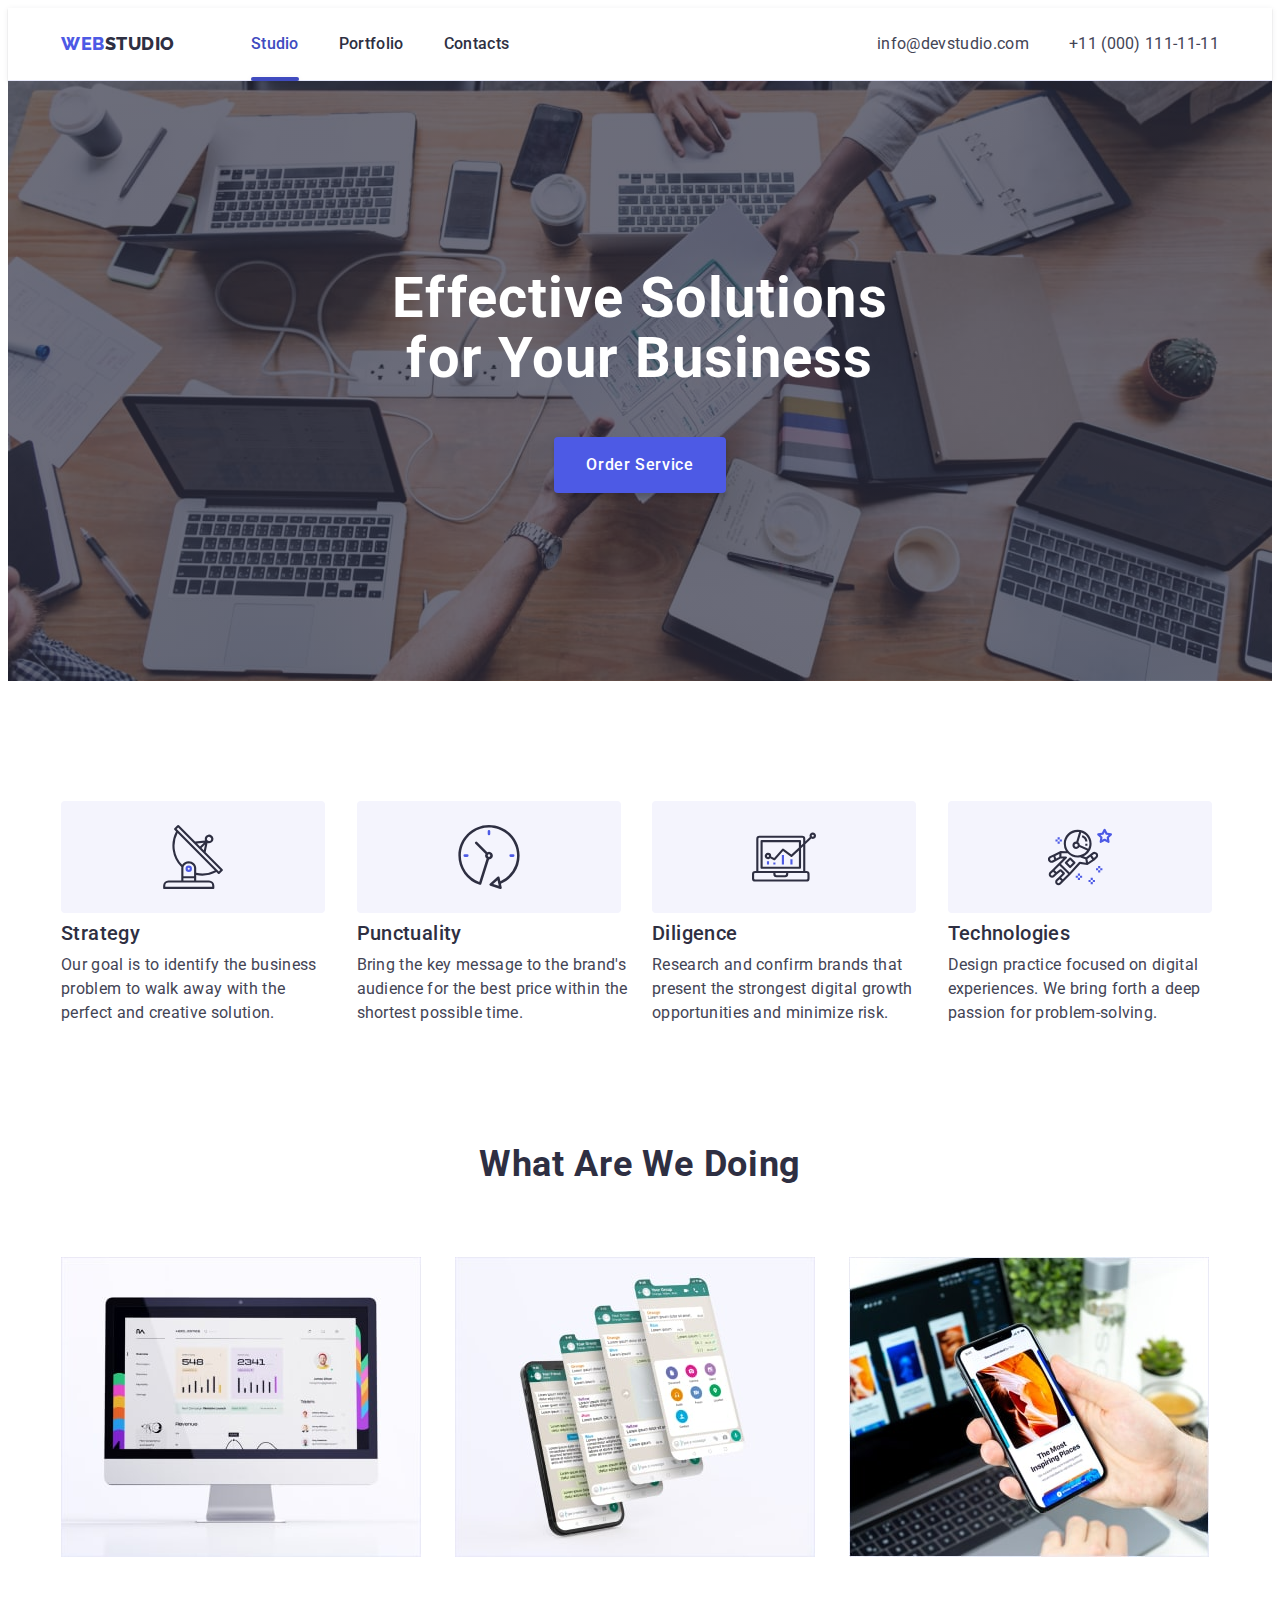
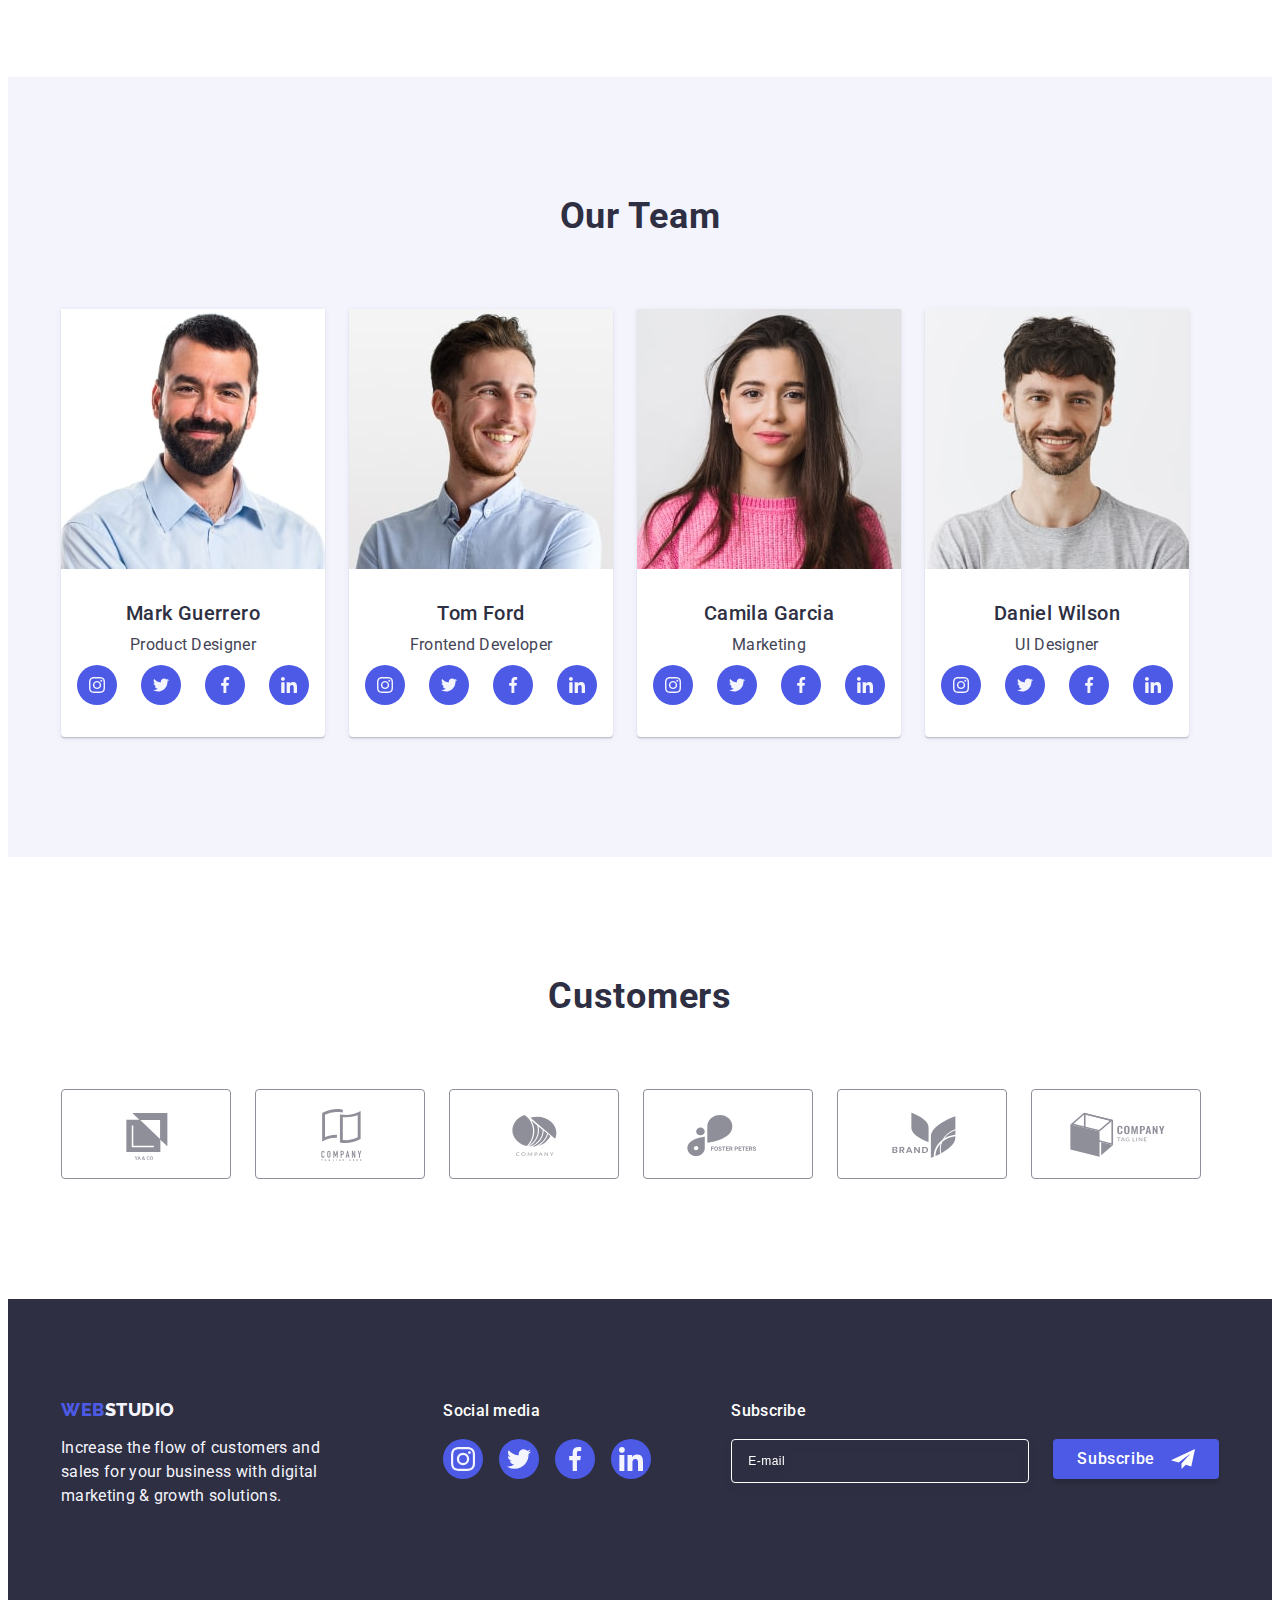
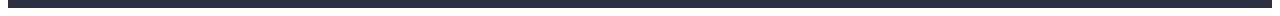
<file: index.html>
<!DOCTYPE html>
<html lang="en">
  <head>
    <meta charset="UTF-8" />
    <meta http-equiv="X-UA-Compatible" content="IE=edge" />
    <meta name="viewport" content="width=device-width, initial-scale=1.0" />
    <title>Main page</title>
    <link rel="preconnect" href="https://fonts.googleapis.com" />
    <link rel="preconnect" href="https://fonts.gstatic.com" crossorigin />
    <link
      href="https://fonts.googleapis.com/css2?family=Raleway:wght@800&family=Roboto:wght@400;500;700;900&display=swap"
      rel="stylesheet"
    />
    <link
      rel="stylesheet"
      href="https://cdnjs.cloudflare.com/ajax/libs/modern-normalize/2.0.0/modern-normalize.min.css"
      integrity="sha512-4xo8blKMVCiXpTaLzQSLSw3KFOVPWhm/TRtuPVc4WG6kUgjH6J03IBuG7JZPkcWMxJ5huwaBpOpnwYElP/m6wg=="
      crossorigin="anonymous"
      referrerpolicy="no-referrer"
    />
    <link rel="stylesheet" href="./css/styles.css" />
  </head>
  <body>
    <header class="header">
      <div class="container">
        <nav class="header-nav">
          <a class="logo" href="./index.html"
            >Web<span class="header-logo-part">Studio</span></a
          >
          <ul class="header-nav-list list">
            <li class="header-nav-item">
              <a class="nav-link link current" href="./index.html">Studio</a>
            </li>
            <li class="header-nav-item">
              <a class="nav-link link" href="./portfolio.html">Portfolio</a>
            </li>
            <li class="header-nav-item">
              <a class="nav-link link" href="">Contacts</a>
            </li>
          </ul>
        </nav>
        <address class="header-contact">
          <ul class="header-contact-list list">
            <li>
              <a class="contact-link link" href="mailto:info@devstudio.com"
                >info@devstudio.com</a
              >
            </li>
            <li>
              <a class="contact-link link" href="tel:+110001111111"
                >+11 (000) 111-11-11</a
              >
            </li>
          </ul>
        </address>
      </div>
    </header>

    <main>
      <section class="hero-section">
        <div class="container">
          <h1 class="hero-title">Effective Solutions<br />for Your Business</h1>
          <button class="hero-btn" type="button" data-modal-open>
            Order Service
          </button>
        </div>
      </section>

      <section class="features-section">
        <div class="container">
          <h2 class="visually-hidden">Features</h2>
          <ul class="features-list list">
            <li class="feature">
              <div class="feature-icon-style">
                <svg class="feature-icon" width="64" height="64">
                  <use href="./images/icons.svg#icon-features-antenna"></use>
                </svg>
              </div>
              <h3 class="feature-title">Strategy</h3>
              <p class="feature-text">
                Our goal is to identify the business problem to walk away with
                the perfect and creative solution.
              </p>
            </li>
            <li class="feature">
              <div class="feature-icon-style">
                <svg class="feature-icon" width="64" height="64">
                  <use href="./images/icons.svg#icon-features-clock"></use>
                </svg>
              </div>
              <h3 class="feature-title">Punctuality</h3>
              <p class="feature-text">
                Bring the key message to the brand's audience for the best price
                within the shortest possible time.
              </p>
            </li>
            <li class="feature">
              <div class="feature-icon-style">
                <svg class="feature-icon" width="64" height="64">
                  <use href="./images/icons.svg#icon-features-diagram"></use>
                </svg>
              </div>
              <h3 class="feature-title">Diligence</h3>
              <p class="feature-text">
                Research and confirm brands that present the strongest digital
                growth opportunities and minimize risk.
              </p>
            </li>
            <li class="feature">
              <div class="feature-icon-style">
                <svg class="feature-icon" width="64" height="64">
                  <use href="./images/icons.svg#icon-features-astronaut"></use>
                </svg>
              </div>
              <h3 class="feature-title">Technologies</h3>
              <p class="feature-text">
                Design practice focused on digital experiences. We bring forth a
                deep passion for problem-solving.
              </p>
            </li>
          </ul>
        </div>
      </section>

      <section class="activity-section">
        <div class="container">
          <h2 class="section-title">What are we doing</h2>
          <ul class="activity-list list">
            <li class="activity-list-item">
              <img
                src="./images/activity-1.jpg"
                alt="desctop"
                width="360"
                height="300"
              />
            </li>
            <li class="activity-list-item">
              <img
                src="./images/activity-2.jpg"
                alt="smartphone"
                width="360"
                height="300"
              />
            </li>
            <li class="activity-list-item">
              <img
                src="./images/activity-3.jpg"
                alt="laptop"
                width="360"
                height="300"
              />
            </li>
          </ul>
        </div>
      </section>

      <section class="team-section">
        <div class="container">
          <h2 class="section-title">Our Team</h2>
          <ul class="team-list list">
            <li class="team-card">
              <img
                src="./images/team-mark.jpg"
                alt="Mark Guerrero"
                width="264"
                height="260"
              />
              <div class="team-card-content">
                <h3 class="team-member">Mark Guerrero</h3>
                <p class="team-member-position">Product Designer</p>
                <ul class="social-links list">
                  <li class="social-link-item">
                    <a class="social-link" href="">
                      <svg class="social-icon" width="16" height="16">
                        <use href="./images/icons.svg#icon-instagram"></use>
                      </svg>
                    </a>
                  </li>
                  <li class="social-link-item">
                    <a class="social-link" href="">
                      <svg class="social-icon" width="16" height="16">
                        <use href="./images/icons.svg#icon-twitter"></use>
                      </svg>
                    </a>
                  </li>
                  <li class="social-link-item">
                    <a class="social-link" href="">
                      <svg class="social-icon" width="16" height="16">
                        <use href="./images/icons.svg#icon-facebook"></use>
                      </svg>
                    </a>
                  </li>
                  <li class="social-link-item">
                    <a class="social-link" href="">
                      <svg class="social-icon" width="16" height="16">
                        <use href="./images/icons.svg#icon-linkedin"></use>
                      </svg>
                    </a>
                  </li>
                </ul>
              </div>
            </li>
            <li class="team-card">
              <img
                src="./images/team-tom.jpg"
                alt="Tom Ford"
                width="264"
                height="260"
              />
              <div class="team-card-content">
                <h3 class="team-member">Tom Ford</h3>
                <p class="team-member-position">Frontend Developer</p>
                <ul class="social-links list">
                  <li class="social-link-item">
                    <a class="social-link" href="">
                      <svg class="social-icon" width="16" height="16">
                        <use href="./images/icons.svg#icon-instagram"></use>
                      </svg>
                    </a>
                  </li>
                  <li class="social-link-item">
                    <a class="social-link" href="">
                      <svg class="social-icon" width="16" height="16">
                        <use href="./images/icons.svg#icon-twitter"></use>
                      </svg>
                    </a>
                  </li>
                  <li class="social-link-item">
                    <a class="social-link" href="">
                      <svg class="social-icon" width="16" height="16">
                        <use href="./images/icons.svg#icon-facebook"></use>
                      </svg>
                    </a>
                  </li>
                  <li class="social-link-item">
                    <a class="social-link" href="">
                      <svg class="social-icon" width="16" height="16">
                        <use href="./images/icons.svg#icon-linkedin"></use>
                      </svg>
                    </a>
                  </li>
                </ul>
              </div>
            </li>
            <li class="team-card">
              <img
                src="./images/team-camila.jpg"
                alt="Camila Garcia"
                width="264"
                height="260"
              />
              <div class="team-card-content">
                <h3 class="team-member">Camila Garcia</h3>
                <p class="team-member-position">Marketing</p>
                <ul class="social-links list">
                  <li class="social-link-item">
                    <a class="social-link" href="">
                      <svg class="social-icon" width="16" height="16">
                        <use href="./images/icons.svg#icon-instagram"></use>
                      </svg>
                    </a>
                  </li>
                  <li class="social-link-item">
                    <a class="social-link" href="">
                      <svg class="social-icon" width="16" height="16">
                        <use href="./images/icons.svg#icon-twitter"></use>
                      </svg>
                    </a>
                  </li>
                  <li class="social-link-item">
                    <a class="social-link" href="">
                      <svg class="social-icon" width="16" height="16">
                        <use href="./images/icons.svg#icon-facebook"></use>
                      </svg>
                    </a>
                  </li>
                  <li class="social-link-item">
                    <a class="social-link" href="">
                      <svg class="social-icon" width="16" height="16">
                        <use href="./images/icons.svg#icon-linkedin"></use>
                      </svg>
                    </a>
                  </li>
                </ul>
              </div>
            </li>
            <li class="team-card">
              <img
                src="./images/team-daniel.jpg"
                alt="Daniel Wilson"
                width="264"
                height="260"
              />
              <div class="team-card-content">
                <h3 class="team-member">Daniel Wilson</h3>
                <p class="team-member-position">UI Designer</p>
                <ul class="social-links list">
                  <li class="social-link-item">
                    <a class="social-link" href="">
                      <svg class="social-icon" width="16" height="16">
                        <use href="./images/icons.svg#icon-instagram"></use>
                      </svg>
                    </a>
                  </li>
                  <li class="social-link-item">
                    <a class="social-link" href="">
                      <svg class="social-icon" width="16" height="16">
                        <use href="./images/icons.svg#icon-twitter"></use>
                      </svg>
                    </a>
                  </li>
                  <li class="social-link-item">
                    <a class="social-link" href="">
                      <svg class="social-icon" width="16" height="16">
                        <use href="./images/icons.svg#icon-facebook"></use>
                      </svg>
                    </a>
                  </li>
                  <li class="social-link-item">
                    <a class="social-link" href="">
                      <svg class="social-icon" width="16" height="16">
                        <use href="./images/icons.svg#icon-linkedin"></use>
                      </svg>
                    </a>
                  </li>
                </ul>
              </div>
            </li>
          </ul>
        </div>
      </section>

      <section class="customers-section">
        <div class="container">
          <h2 class="section-title">Customers</h2>
          <ul class="customers-list list">
            <li class="customers-list-item">
              <a class="customers-link" href="">
                <svg class="customers-icon" width="104" height="56">
                  <use href="./images/icons.svg#icon-customers-client-1"></use>
                </svg>
              </a>
            </li>
            <li class="customers-list-item">
              <a class="customers-link" href="">
                <svg class="customers-icon" width="104" height="56">
                  <use href="./images/icons.svg#icon-customers-client-2"></use>
                </svg>
              </a>
            </li>
            <li class="customers-list-item">
              <a class="customers-link" href="">
                <svg class="customers-icon" width="104" height="56">
                  <use href="./images/icons.svg#icon-customers-client-3"></use>
                </svg>
              </a>
            </li>
            <li class="customers-list-item">
              <a class="customers-link" href="">
                <svg class="customers-icon" width="104" height="56">
                  <use href="./images/icons.svg#icon-customers-client-4"></use>
                </svg>
              </a>
            </li>
            <li class="customers-list-item">
              <a class="customers-link" href="">
                <svg class="customers-icon" width="104" height="56">
                  <use href="./images/icons.svg#icon-customers-client-5"></use>
                </svg>
              </a>
            </li>
            <li class="customers-list-item">
              <a class="customers-link" href="">
                <svg class="customers-icon" width="104" height="56">
                  <use href="./images/icons.svg#icon-customers-client-6"></use>
                </svg>
              </a>
            </li>
          </ul>
        </div>
      </section>
    </main>

    <footer class="footer-section">
      <div class="container">
        <div class="footer-text-content">
          <a class="link logo" href="./index.html"
            >Web<span class="footer-logo-part">Studio</span></a
          >
          <p class="footer-text">
            Increase the flow of customers and sales for your business with
            digital marketing & growth solutions.
          </p>
        </div>
        <div class="footer-social-content">
          <p class="footer-title">Social media</p>
          <ul class="footer-social-links list">
            <li class="footer-social-item">
              <a class="footer-social-link link" href="">
                <svg class="footer-social-icon" width="24" height="24">
                  <use href="./images/icons.svg#icon-instagram"></use>
                </svg>
              </a>
            </li>
            <li class="footer-social-item">
              <a class="footer-social-link link" href="">
                <svg class="footer-social-icon" width="24" height="24">
                  <use href="./images/icons.svg#icon-twitter"></use>
                </svg>
              </a>
            </li>
            <li class="footer-social-item">
              <a class="footer-social-link link" href="">
                <svg class="footer-social-icon" width="24" height="24">
                  <use href="./images/icons.svg#icon-facebook"></use>
                </svg>
              </a>
            </li>
            <li class="footer-social-item">
              <a class="footer-social-link link" href="">
                <svg class="footer-social-icon" width="24" height="24">
                  <use href="./images/icons.svg#icon-linkedin"></use>
                </svg>
              </a>
            </li>
          </ul>
        </div>
        <div class="footer-form-content">
          <p class="footer-title">Subscribe</p>
          <form class="footer-form">
            <label aria-label="footer email input" class="footer-label">
              <input
                type="email"
                class="footer-input"
                name="footer-email"
                placeholder="E-mail"
              />
            </label>
            <button type="submit" class="footer-btn">
              Subscribe
              <svg class="footer-subscribe-icon" width="24" height="24">
                <use href="./images/icons.svg#icon-subscribe"></use>
              </svg>
            </button>
          </form>
        </div>
      </div>
    </footer>

    <div class="backdrop is-hidden" data-modal>
      <div class="modal">
        <button class="modal-close-btn" type="button" data-modal-close>
          <svg class="modal-close-icon" width="8" height="8">
            <use href="./images/icons.svg#icon-close-modal"></use>
          </svg>
        </button>
        <p class="modal-title">Leave your contacts and we will call you back</p>
        <form class="modal-form">
          <div class="modal-field">
            <label for="user-name" class="modal-label">Name</label>
            <div class="modal-input-wrap">
              <input
                type="text"
                class="modal-input"
                name="user-name"
                id="user-name"
              />
              <svg class="modal-icon" width="18" height="24">
                <use href="./images/icons.svg#icon-form-person"></use>
              </svg>
            </div>
          </div>
          <div class="modal-field">
            <label for="user-tel" class="modal-label">Phone</label>
            <div class="modal-input-wrap">
              <input
                type="tel"
                class="modal-input"
                name="user-tel"
                id="user-tel"
              />
              <svg class="modal-icon" width="18" height="24">
                <use href="./images/icons.svg#icon-form-phone"></use>
              </svg>
            </div>
          </div>
          <div class="modal-field">
            <label for="user-email" class="modal-label">Email</label>
            <div class="modal-input-wrap">
              <input
                type="email"
                class="modal-input"
                name="user-email"
                id="user-email"
              />
              <svg class="modal-icon" width="18" height="24">
                <use href="./images/icons.svg#icon-form-email"></use>
              </svg>
            </div>
          </div>
          <div class="modal-field-comment">
            <label for="user-comment" class="modal-label">Comment</label>
            <textarea
              class="modal-comment"
              name="user-comment"
              id="user-comment"
              placeholder="Text input"
            ></textarea>
          </div>
          <div class="modal-field-privacy">
            <input
              type="checkbox"
              name="user-privacy"
              id="user-privacy"
              class="modal-check visually-hidden"
              value="true"
            />
            <label for="user-privacy" class="modal-check-text">
              <span class="modal-check-decor">
                <svg class="modal-check-icon" width="10" height="8">
                  <use href="./images/icons.svg#icon-modal-check-choco"></use>
                </svg>
              </span>
              I accept the terms and conditions of the
              <a href="" class="modal-check-link">Privacy Policy</a>
            </label>
          </div>
          <button type="submit" class="modal-btn">Send</button>
        </form>
      </div>
    </div>

    <script src="./js/modal.js"></script>
  </body>
</html>
</file>
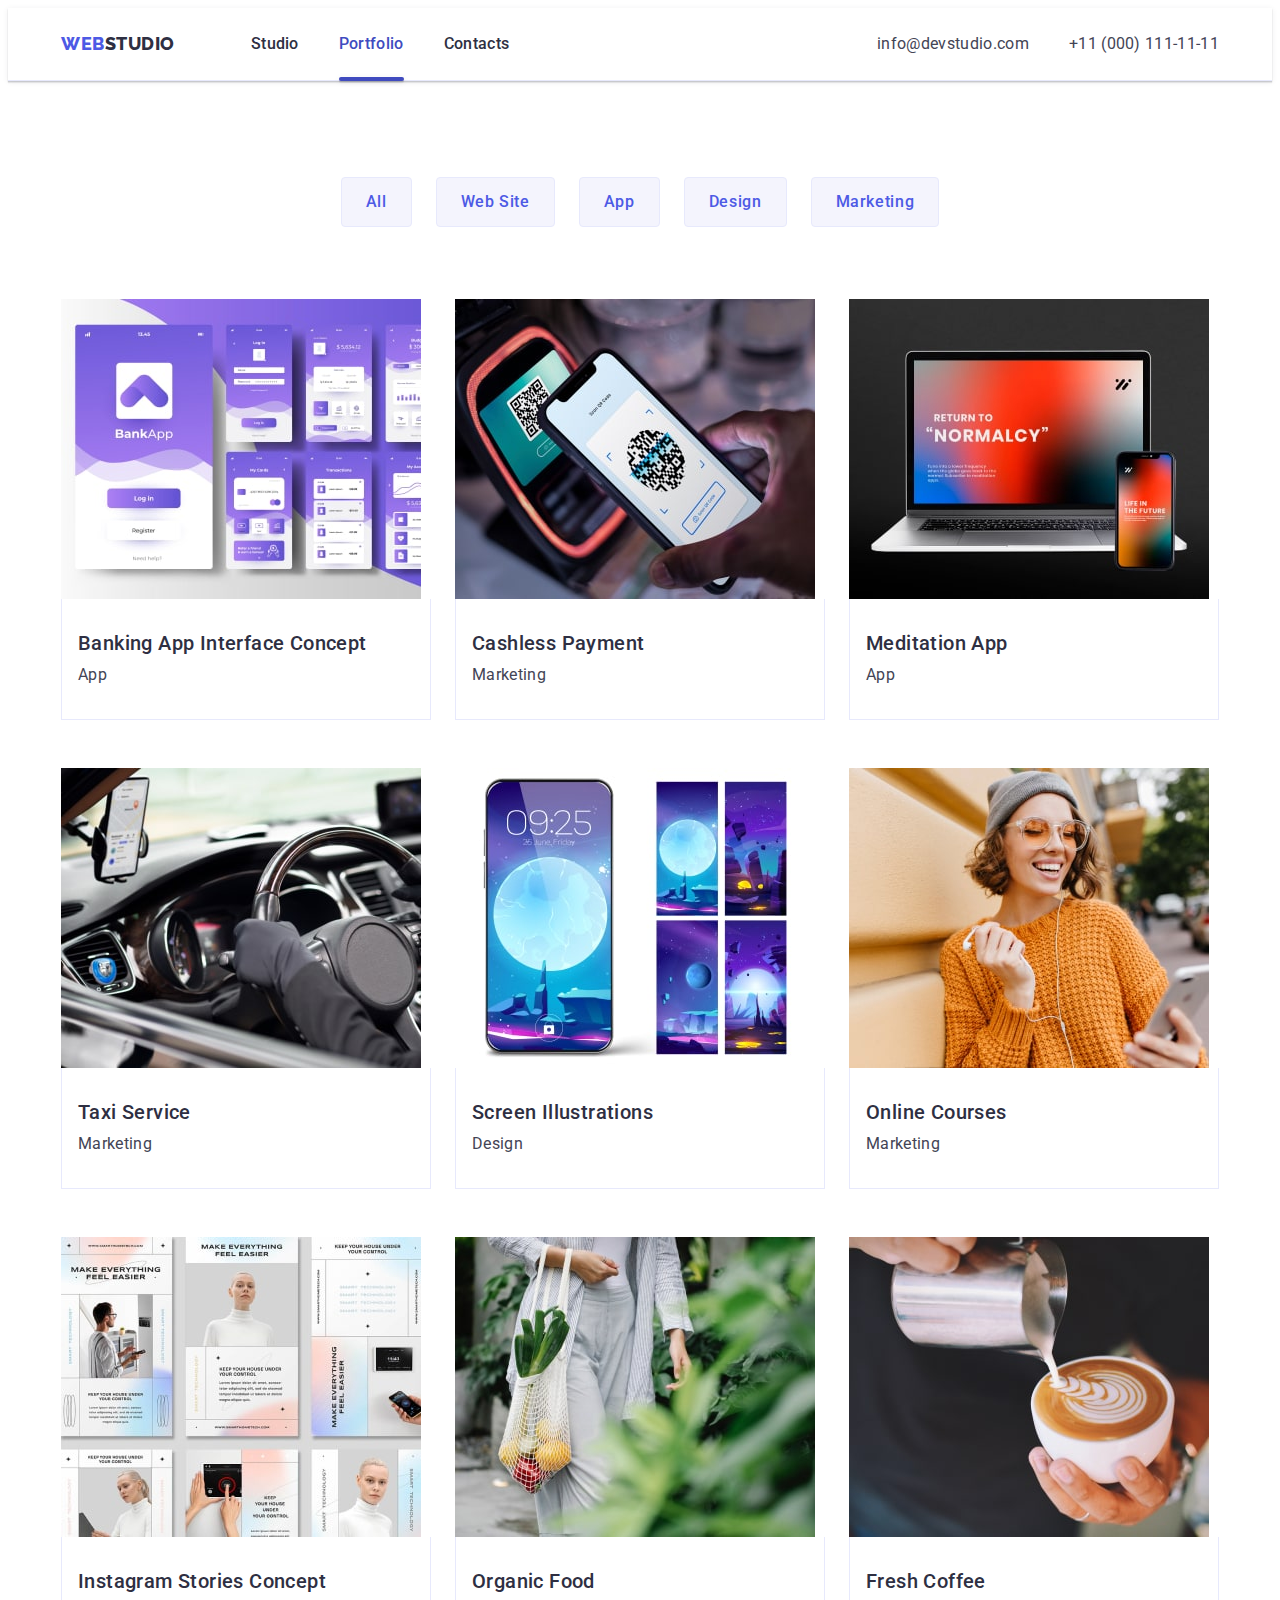
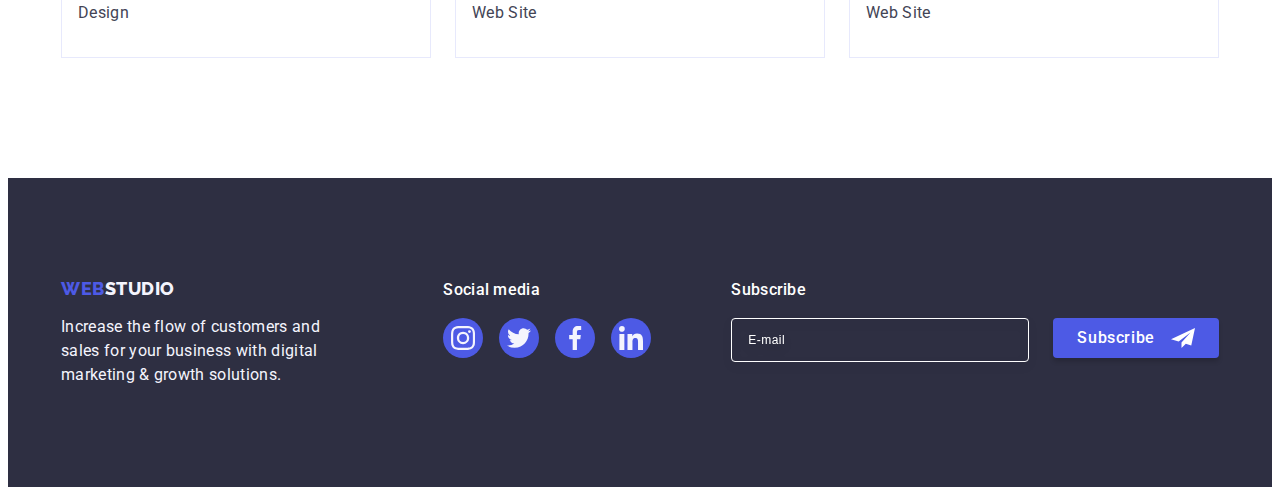
<file: portfolio.html>
<!DOCTYPE html>
<html lang="en">
  <head>
    <meta charset="UTF-8" />
    <meta http-equiv="X-UA-Compatible" content="IE=edge" />
    <meta name="viewport" content="width=device-width, initial-scale=1.0" />
    <title>Portfolio</title>
    <link rel="preconnect" href="https://fonts.googleapis.com" />
    <link rel="preconnect" href="https://fonts.gstatic.com" crossorigin />
    <link
      href="https://fonts.googleapis.com/css2?family=Raleway:wght@800&family=Roboto:wght@400;500;700;900&display=swap"
      rel="stylesheet"
    />
    <link
      rel="stylesheet"
      href="https://cdnjs.cloudflare.com/ajax/libs/modern-normalize/2.0.0/modern-normalize.min.css"
      integrity="sha512-4xo8blKMVCiXpTaLzQSLSw3KFOVPWhm/TRtuPVc4WG6kUgjH6J03IBuG7JZPkcWMxJ5huwaBpOpnwYElP/m6wg=="
      crossorigin="anonymous"
      referrerpolicy="no-referrer"
    />
    <link rel="stylesheet" href="./css/styles.css" />
  </head>
  <body>
    <header class="header">
      <div class="container">
        <nav class="header-nav">
          <a class="link logo" href="./index.html"
            >Web<span class="header-logo-part">Studio</span></a
          >
          <ul class="header-nav-list list">
            <li class="header-nav-item">
              <a class="link nav-link" href="./index.html">Studio</a>
            </li>
            <li class="header-nav-item">
              <a class="link nav-link current" href="./portfolio.html"
                >Portfolio</a
              >
            </li>
            <li class="header-nav-item">
              <a class="link nav-link" href="">Contacts</a>
            </li>
          </ul>
        </nav>
        <address class="header-contact">
          <ul class="header-contact-list list">
            <li>
              <a class="link contact-link" href="mailto:info@devstudio.com"
                >info@devstudio.com</a
              >
            </li>
            <li>
              <a class="link contact-link" href="tel:+110001111111"
                >+11 (000) 111-11-11</a
              >
            </li>
          </ul>
        </address>
      </div>
    </header>

    <main>
      <section class="portfolio-section">
        <div class="container">
          <h1 class="visually-hidden">Portfolio</h1>
          <ul class="filter-btn-list list">
            <li><button class="filter-btn" type="button">All</button></li>
            <li><button class="filter-btn" type="button">Web Site</button></li>
            <li><button class="filter-btn" type="button">App</button></li>
            <li><button class="filter-btn" type="button">Design</button></li>
            <li><button class="filter-btn" type="button">Marketing</button></li>
          </ul>
          <ul class="portfolio-card-list list">
            <li class="portfolio-card-content">
              <a class="portfolio-card-link link" href="">
                <div class="portfolio-cover-wrap">
                  <img
                    src="./images/portfolio-card-1.jpg"
                    alt="Banking App"
                    width="360"
                    height="300"
                  />
                  <p class="portfolio-cover">
                    14 Stylish and User-Friendly App Design Concepts · Task
                    Manager App · Calorie Tracker App · Exotic Fruit Ecommerce
                    App · Cloud Storage App
                  </p>
                </div>
                <div class="portfolio-card-text">
                  <h2 class="portfolio-card-title">
                    Banking App Interface Concept
                  </h2>
                  <p class="portfolio-card-desc">App</p>
                </div>
              </a>
            </li>
            <li class="portfolio-card-content">
              <a class="portfolio-card-link link" href="">
                <div class="portfolio-cover-wrap">
                  <img
                    src="./images/portfolio-card-2.jpg"
                    alt="Payment QR-code"
                    width="360"
                    height="300"
                  />
                  <p class="portfolio-cover">
                    14 Stylish and User-Friendly App Design Concepts · Task
                    Manager App · Calorie Tracker App · Exotic Fruit Ecommerce
                    App · Cloud Storage App
                  </p>
                </div>
                <div class="portfolio-card-text">
                  <h2 class="portfolio-card-title">Cashless Payment</h2>
                  <p class="portfolio-card-desc">Marketing</p>
                </div>
              </a>
            </li>
            <li class="portfolio-card-content">
              <a class="portfolio-card-link link" href="">
                <div class="portfolio-cover-wrap">
                  <img
                    src="./images/portfolio-card-3.jpg"
                    alt="Meditation App"
                    width="360"
                    height="300"
                  />
                  <p class="portfolio-cover">
                    14 Stylish and User-Friendly App Design Concepts · Task
                    Manager App · Calorie Tracker App · Exotic Fruit Ecommerce
                    App · Cloud Storage App
                  </p>
                </div>
                <div class="portfolio-card-text">
                  <h2 class="portfolio-card-title">Meditation App</h2>
                  <p class="portfolio-card-desc">App</p>
                </div>
              </a>
            </li>
            <li class="portfolio-card-content">
              <a class="portfolio-card-link link" href="">
                <div class="portfolio-cover-wrap">
                  <img
                    src="./images/portfolio-card-4.jpg"
                    alt="Taxi Service"
                    width="360"
                    height="300"
                  />
                  <p class="portfolio-cover">
                    14 Stylish and User-Friendly App Design Concepts · Task
                    Manager App · Calorie Tracker App · Exotic Fruit Ecommerce
                    App · Cloud Storage App
                  </p>
                </div>
                <div class="portfolio-card-text">
                  <h2 class="portfolio-card-title">Taxi Service</h2>
                  <p class="portfolio-card-desc">Marketing</p>
                </div>
              </a>
            </li>
            <li class="portfolio-card-content">
              <a class="portfolio-card-link link" href="">
                <div class="portfolio-cover-wrap">
                  <img
                    src="./images/portfolio-card-5.jpg"
                    alt="Screen Illustrations"
                    width="360"
                    height="300"
                  />
                  <p class="portfolio-cover">
                    14 Stylish and User-Friendly App Design Concepts · Task
                    Manager App · Calorie Tracker App · Exotic Fruit Ecommerce
                    App · Cloud Storage App
                  </p>
                </div>
                <div class="portfolio-card-text">
                  <h2 class="portfolio-card-title">Screen Illustrations</h2>
                  <p class="portfolio-card-desc">Design</p>
                </div>
              </a>
            </li>
            <li class="portfolio-card-content">
              <a class="portfolio-card-link link" href="">
                <div class="portfolio-cover-wrap">
                  <img
                    src="./images/portfolio-card-6.jpg"
                    alt="Online Courses"
                    width="360"
                    height="300"
                  />
                  <p class="portfolio-cover">
                    14 Stylish and User-Friendly App Design Concepts · Task
                    Manager App · Calorie Tracker App · Exotic Fruit Ecommerce
                    App · Cloud Storage App
                  </p>
                </div>
                <div class="portfolio-card-text">
                  <h2 class="portfolio-card-title">Online Courses</h2>
                  <p class="portfolio-card-desc">Marketing</p>
                </div>
              </a>
            </li>
            <li class="portfolio-card-content">
              <a class="portfolio-card-link link" href="">
                <div class="portfolio-cover-wrap">
                  <img
                    src="./images/portfolio-card-7.jpg"
                    alt="Instagram Stories"
                    width="360"
                    height="300"
                  />
                  <p class="portfolio-cover">
                    14 Stylish and User-Friendly App Design Concepts · Task
                    Manager App · Calorie Tracker App · Exotic Fruit Ecommerce
                    App · Cloud Storage App
                  </p>
                </div>
                <div class="portfolio-card-text">
                  <h2 class="portfolio-card-title">
                    Instagram Stories Concept
                  </h2>
                  <p class="portfolio-card-desc">Design</p>
                </div>
              </a>
            </li>
            <li class="portfolio-card-content">
              <a class="portfolio-card-link link" href="">
                <div class="portfolio-cover-wrap">
                  <img
                    src="./images/portfolio-card-8.jpg"
                    alt="Organic Food"
                    width="360"
                    height="300"
                  />
                  <p class="portfolio-cover">
                    14 Stylish and User-Friendly App Design Concepts · Task
                    Manager App · Calorie Tracker App · Exotic Fruit Ecommerce
                    App · Cloud Storage App
                  </p>
                </div>
                <div class="portfolio-card-text">
                  <h2 class="portfolio-card-title">Organic Food</h2>
                  <p class="portfolio-card-desc">Web Site</p>
                </div>
              </a>
            </li>
            <li class="portfolio-card-content">
              <a class="portfolio-card-link link" href="">
                <div class="portfolio-cover-wrap">
                  <img
                    src="./images/portfolio-card-9.jpg"
                    alt="Fresh Coffee"
                    width="360"
                    height="300"
                  />
                  <p class="portfolio-cover">
                    14 Stylish and User-Friendly App Design Concepts · Task
                    Manager App · Calorie Tracker App · Exotic Fruit Ecommerce
                    App · Cloud Storage App
                  </p>
                </div>
                <div class="portfolio-card-text">
                  <h2 class="portfolio-card-title">Fresh Coffee</h2>
                  <p class="portfolio-card-desc">Web Site</p>
                </div>
              </a>
            </li>
          </ul>
        </div>
      </section>
    </main>

    <footer class="footer-section">
      <div class="container">
        <div class="footer-text-content">
          <a class="link logo" href="./index.html"
            >Web<span class="footer-logo-part">Studio</span></a
          >
          <p class="footer-text">
            Increase the flow of customers and sales for your business with
            digital marketing & growth solutions.
          </p>
        </div>
        <div class="footer-social-content">
          <p class="footer-title">Social media</p>
          <ul class="footer-social-links list">
            <li class="footer-social-item">
              <a class="footer-social-link link" href="">
                <svg class="footer-social-icon" width="24" height="24">
                  <use href="./images/icons.svg#icon-instagram"></use>
                </svg>
              </a>
            </li>
            <li class="footer-social-item">
              <a class="footer-social-link link" href="">
                <svg class="footer-social-icon" width="24" height="24">
                  <use href="./images/icons.svg#icon-twitter"></use>
                </svg>
              </a>
            </li>
            <li class="footer-social-item">
              <a class="footer-social-link link" href="">
                <svg class="footer-social-icon" width="24" height="24">
                  <use href="./images/icons.svg#icon-facebook"></use>
                </svg>
              </a>
            </li>
            <li class="footer-social-item">
              <a class="footer-social-link link" href="">
                <svg class="footer-social-icon" width="24" height="24">
                  <use href="./images/icons.svg#icon-linkedin"></use>
                </svg>
              </a>
            </li>
          </ul>
        </div>
        <div class="footer-form-content">
          <p class="footer-title">Subscribe</p>
          <form class="footer-form">
            <label aria-label="footer email input" class="footer-label">
              <input
                type="email"
                class="footer-input"
                name="footer-email"
                placeholder="E-mail"
              />
            </label>
            <button type="submit" class="footer-btn">
              Subscribe
              <svg class="footer-subscribe-icon" width="24" height="24">
                <use href="./images/icons.svg#icon-subscribe"></use>
              </svg>
            </button>
          </form>
        </div>
      </div>
    </footer>
  </body>
</html>
</file>
<file: css/styles.css>
:root {
  --primary-font: "Roboto", sans-serif;
  --secondary-font: "Raleway", sans-serif;
  --brand-color: #4d5ae5;
  --pressed-color: #404bbf;
  --primary-dark-color: #2e2f42;
  --primary-text-color: #434455;
  --primary-light-color: #f4f4fd;
  --accent-color: #e7e9fc;
  --icons-color: #8e8f99;
  --primary-white-color: #ffffff;
  --hero-bg-dark: rgba(46, 47, 66, 0.7);
  --primary-shadow: 0px 2px 1px 0px rgba(46, 47, 66, 0.08),
    0px 1px 1px 0px rgba(46, 47, 66, 0.16),
    0px 1px 6px 0px rgba(46, 47, 66, 0.08);
  --hero-btn-shadow: 0px 4px 4px 0px rgba(0, 0, 0, 0.15);
  --filter-btn-shadow: 0px 2px 2px 0px rgba(0, 0, 0, 0.12),
    0px 2px 1px 0px rgba(0, 0, 0, 0.08), 0px 3px 1px 0px rgba(0, 0, 0, 0.1);
  --footer-social-active: #31d0aa;
  --footer-social-title-shadow: 0px 4px 4px 0px rgba(0, 0, 0, 0.25);
  --backdrop-color: rgba(46, 47, 66, 0.4);
  --modal-bg-color: #fcfcfc;
  --modal-box-shadow: 0px 2px 1px 0px rgba(0, 0, 0, 0.2),
    0px 1px 3px 0px rgba(0, 0, 0, 0.12), 0px 1px 1px 0px rgba(0, 0, 0, 0.14);
}

body {
  font-family: var(--primary-font);
  font-size: 16px;
  color: var(--primary-text-color);
  background-color: var(--primary-white-color);
}

h1,
h2,
h3,
h4,
h5,
h6,
p {
  margin-top: 0;
  margin-bottom: 0;
}

ul,
ol {
  padding-left: 0;
  margin-top: 0;
  margin-bottom: 0;
  list-style: none;
}

a {
  padding-left: 0;
  margin-top: 0;
  margin-bottom: 0;
  text-decoration: none;
}

img {
  display: block;
}

.visually-hidden {
  position: absolute;
  width: 1px;
  height: 1px;
  margin: -1px;
  border: 0;
  padding: 0;
  white-space: nowrap;
  clip-path: inset(100%);
  clip: rect(0 0 0 0);
  overflow: hidden;
}

.container {
  max-width: 1158px;
  padding: 0 15px;
  margin: 0 auto;
}

.header {
  background-color: var(--primary-white-color);
  border-bottom: 1px solid var(--accent-color);
  box-shadow: var(--primary-shadow);
}

.header .container {
  display: flex;
  justify-content: space-between;
}

.header .link {
  padding: 24px 0;
}

.header-nav {
  display: flex;
  align-items: center;
}

.logo {
  font-family: var(--secondary-font);
  font-size: 18px;
  font-weight: 800;
  line-height: 1.17;
  letter-spacing: 0.54px;
  text-transform: uppercase;
  margin-right: 76px;
  color: var(--brand-color);
}

.header-logo-part {
  color: var(--primary-dark-color);
}

.header-nav-list {
  display: flex;
  align-items: center;
  gap: 40px;
}

.header-nav-item {
  position: relative;
}

.nav-link {
  position: relative;
  display: block;
  font-weight: 500;
  line-height: 1.5;
  letter-spacing: 0.32px;
  color: var(--primary-dark-color);
  transition: color 250ms cubic-bezier(0.4, 0, 0.2, 1);
}

.nav-link:hover,
.nav-link:focus {
  color: var(--pressed-color);
}

.current {
  color: var(--pressed-color);
}

.current::after {
  content: "";
  position: absolute;
  left: 0;
  bottom: -1px;
  height: 4px;
  width: 100%;
  background-color: var(--pressed-color);
  border-radius: 2px;
  box-shadow: 0px 2px 1px rgba(46, 47, 66, 0.08),
    0px 1px 1px rgba(46, 47, 66, 0.16), 0px 1px 6px rgba(46, 47, 66, 0.08);
}

.header-contact {
  font-style: normal;
}

.header-contact-list {
  display: flex;
  align-items: center;
  gap: 40px;
}

.contact-link {
  display: block;
  line-height: 1.5;
  letter-spacing: 0.32px;
  color: var(--primary-text-color);
  transition: color 250ms cubic-bezier(0.4, 0, 0.2, 1);
}

.contact-link:hover,
.contact-link:focus {
  color: var(--pressed-color);
}

.hero-section {
  background-color: var(--primary-dark-color);
  background-image: linear-gradient(var(--hero-bg-dark), var(--hero-bg-dark)),
    url(../images/hero-bg-img.jpg);
  background-repeat: no-repeat;
  background-position: center;
  background-size: cover;
  max-width: 1440px;
  margin: 0 auto;
  padding: 188px 0;
}

.hero-title {
  font-size: 56px;
  font-weight: 700;
  line-height: 1.07;
  letter-spacing: 1.12px;
  text-align: center;
  max-width: 496px;
  margin: 0 auto 48px auto;
  color: var(--primary-white-color);
}

.hero-btn {
  display: block;
  font-family: var(--primary-font);
  font-size: 16px;
  font-weight: 500;
  line-height: 1.5;
  letter-spacing: 0.04em;
  min-width: 169px;
  height: 56px;
  border: none;
  border-radius: 4px;
  padding: 16px 32px;
  margin: 0 auto;
  color: var(--primary-white-color);
  background-color: var(--brand-color);
  box-shadow: var(--hero-btn-shadow);
  cursor: pointer;
  transition: background-color 250ms cubic-bezier(0.4, 0, 0.2, 1);
}

.hero-btn:hover,
.hero-btn:focus {
  background-color: var(--pressed-color);
}

.features-section {
  padding: 120px 0;
}

.features-list {
  display: flex;
  gap: 24px;
}

.feature {
  max-width: calc((100% - 72px) / 4);
}

.feature-icon-style {
  width: 264px;
  height: 112px;
  display: flex;
  align-items: center;
  justify-content: center;
  border-radius: 4px;
  background-color: var(--primary-light-color);
  margin-bottom: 8px;
}

.feature-title {
  font-size: 20px;
  font-weight: 500;
  line-height: 1.2;
  letter-spacing: 0.4px;
  margin-bottom: 8px;
  color: var(--primary-dark-color);
}

.feature-text {
  line-height: 1.5;
  letter-spacing: 0.32px;
}

.activity-section {
  padding-bottom: 120px;
}

.section-title {
  font-size: 36px;
  font-weight: 700;
  line-height: 1.11;
  letter-spacing: 0.72px;
  text-transform: capitalize;
  text-align: center;
  margin-bottom: 72px;
  color: var(--primary-dark-color);
}

.activity-list {
  display: flex;
  gap: 24px;
}

.activity-list-item {
  width: calc((100% - 48px) / 3);
}

.team-section {
  padding: 120px 0;
  background: var(--primary-light-color);
}

.team-list {
  display: flex;
  gap: 24px;
}

.team-card {
  border-radius: 0px 0px 4px 4px;
  background-color: var(--primary-white-color);
  box-shadow: var(--primary-shadow);
}

.team-card-content {
  padding: 32px 0;
  text-align: center;
}

.team-member {
  font-size: 20px;
  font-weight: 500;
  line-height: 1.2;
  letter-spacing: 0.4px;
  margin-bottom: 8px;
  color: var(--primary-dark-color);
}

.team-member-position {
  line-height: 1.5;
  letter-spacing: 0.02em;
  margin-bottom: 8px;
}

.social-links {
  display: flex;
  gap: 24px;
  justify-content: center;
}

.social-icon {
  fill: var(--primary-light-color);
}

.social-link {
  width: 40px;
  height: 40px;
  display: flex;
  align-items: center;
  justify-content: center;
  border-radius: 50%;
  background-color: var(--brand-color);
  transition: background-color 250ms cubic-bezier(0.4, 0, 0.2, 1);
}

.social-link-item:hover .social-link {
  background-color: var(--pressed-color);
}

.social-link:focus {
  background-color: var(--pressed-color);
}

.customers-section {
  padding: 120px 0;
}

.customers-list {
  display: flex;
  gap: 24px;
}

.customers-link {
  width: 168px;
  height: 88px;
  display: flex;
  align-items: center;
  justify-content: center;
  color: var(--icons-color);
  border: 1px solid var(--icons-color);
  border-radius: 4px;
  transition: border-color 250ms cubic-bezier(0.4, 0, 0.2, 1),
    color 250ms cubic-bezier(0.4, 0, 0.2, 1);
}

.customers-icon {
  fill: currentColor;
}

.customers-link:hover,
.customers-link:focus {
  color: var(--pressed-color);
  border-color: var(--pressed-color);
}

.footer-section {
  padding: 100px 0;
  background: var(--primary-dark-color);
}

.footer-section .container {
  display: flex;
  align-items: baseline;
}

.footer-text-content {
  margin-right: 120px;
}

.footer-section .logo {
  display: inline-block;
  margin-bottom: 16px;
}

.footer-logo-part {
  color: var(--primary-light-color);
}

.footer-text {
  line-height: 1.5;
  letter-spacing: 0.02em;
  max-width: 264px;
  color: var(--primary-light-color);
}

.footer-social-content {
  margin-right: 80px;
}

.footer-title {
  font-size: 16px;
  font-weight: 500;
  line-height: 1.5;
  letter-spacing: 0.02em;
  color: var(--primary-white-color);
  text-shadow: var(--footer-social-title-shadow);
  margin-bottom: 16px;
}

.footer-social-links {
  display: flex;
  gap: 16px;
  justify-content: center;
}

.footer-social-icon {
  fill: var(--primary-light-color);
}

.footer-social-link {
  width: 40px;
  height: 40px;
  display: flex;
  align-items: center;
  justify-content: center;
  border-radius: 50%;
  background-color: var(--brand-color);
  transition: background-color 250ms cubic-bezier(0.4, 0, 0.2, 1);
}

.footer-social-link:hover,
.footer-social-link:focus {
  background-color: var(--footer-social-active);
}

.footer-form {
  display: flex;
  gap: 24px;
}

.footer-input {
  width: 264px;
  height: 40px;
  background-color: transparent;
  border-radius: 4px;
  border: 1px solid var(--primary-white-color);
  padding-left: 16px;
  padding-right: 16px;
  outline: transparent;
  color: var(--primary-white-color);
  font-size: 12px;
  line-height: 1.5;
  letter-spacing: 0.04em;
  filter: drop-shadow(0px 4px 4px rgba(0, 0, 0, 0.15));
}

.footer-input::placeholder {
  font-size: 12px;
  line-height: 2;
  letter-spacing: 0.04em;
  color: var(--primary-white-color);
}

.footer-btn {
  display: flex;
  align-items: center;
  justify-content: center;
  font-family: var(--primary-font);
  font-size: 16px;
  font-weight: 500;
  line-height: 1.5;
  letter-spacing: 0.04em;
  min-width: 165px;
  height: 40px;
  border: none;
  border-radius: 4px;
  padding: 8px 24px;
  color: var(--primary-white-color);
  background-color: var(--brand-color);
  box-shadow: var(--hero-btn-shadow);
  cursor: pointer;
  transition: background-color 250ms cubic-bezier(0.4, 0, 0.2, 1);
}

.footer-btn:hover,
.footer-btn:focus {
  background-color: var(--pressed-color);
}

.footer-subscribe-icon {
  fill: var(--primary-white-color);
  margin-left: 16px;
}

.portfolio-section {
  padding-top: 96px;
  padding-bottom: 120px;
}

.filter-btn-list {
  display: flex;
  justify-content: center;
  gap: 24px;
  margin-bottom: 72px;
}

.filter-btn {
  font-family: var(--primary-font);
  font-size: 16px;
  font-weight: 500;
  line-height: 1.5;
  letter-spacing: 0.64px;
  padding: 12px 24px;
  color: var(--brand-color);
  border-radius: 4px;
  border: 1px solid var(--accent-color);
  background-color: var(--primary-light-color);
  cursor: pointer;
  transition: color 250ms cubic-bezier(0.4, 0, 0.2, 1),
    background-color 250ms cubic-bezier(0.4, 0, 0.2, 1),
    border-color 250ms cubic-bezier(0.4, 0, 0.2, 1),
    box-shadow 250ms cubic-bezier(0.4, 0, 0.2, 1);
}

.filter-btn:hover,
.filter-btn:focus,
.filter-btn:active {
  border: 1px solid transparent;
  color: var(--primary-white-color);
  background: var(--pressed-color);
  box-shadow: var(--filter-btn-shadow);
}

.portfolio-card-list {
  display: flex;
  flex-wrap: wrap;
  row-gap: 48px;
  column-gap: 24px;
}

.portfolio-card-content {
  width: calc((100% - 48px) / 3);
  position: relative;
}

.portfolio-card-link {
  display: block;
  transition: box-shadow 250ms cubic-bezier(0.4, 0, 0.2, 1);
}

.portfolio-card-link:hover,
.portfolio-card-link:focus {
  box-shadow: var(--primary-shadow);
}

.portfolio-card-link:hover .portfolio-cover,
.portfolio-card-link:focus .portfolio-cover {
  transform: translateY(0);
}

.portfolio-card-text {
  padding: 32px 16px;
  border: 1px solid var(--accent-color);
  border-top: none;
  background: var(--primary-white-color);
}

.portfolio-card-title {
  font-size: 20px;
  font-weight: 500;
  line-height: 1.2;
  letter-spacing: 0.4px;
  margin-bottom: 8px;
  color: var(--primary-dark-color);
}

.portfolio-card-desc {
  line-height: 1.5;
  letter-spacing: 0.02em;
  color: var(--primary-text-color);
}

.portfolio-cover-wrap {
  position: relative;
  overflow: hidden;
}

.portfolio-cover {
  position: absolute;
  top: 0;
  background-color: var(--brand-color);
  width: 100%;
  height: 100%;
  padding: 40px 32px;
  transform: translateY(100%);
  transition: transform 250ms cubic-bezier(0.4, 0, 0.2, 1);

  font-size: 16px;
  line-height: 1.5;
  letter-spacing: 0.02em;

  color: var(--primary-light-color);
}

.backdrop {
  position: fixed;
  width: 100%;
  height: 100%;
  background-color: var(--backdrop-color);
  top: 0;
  transition: opacity 250ms cubic-bezier(0.4, 0, 0.2, 1),
    visibility 250ms cubic-bezier(0.4, 0, 0.2, 1);
}

.modal {
  position: absolute;
  top: 50%;
  left: 50%;
  transform: translate(-50%, -50%) scale(1);
  width: 408px;
  min-height: 584px;
  border-radius: 4px;
  background-color: var(--modal-bg-color);
  box-shadow: var(--modal-box-shadow);
  transition: transform 250ms cubic-bezier(0.4, 0, 0.2, 1);
  padding: 72px 24px 24px 24px;
}

.is-hidden {
  opacity: 0;
  visibility: hidden;
  pointer-events: none;
}

.backdrop.is-hidden .modal {
  transform: translate(-50%, -50%) scale(0) rotate(360deg);
}

.modal-close-btn {
  width: 24px;
  height: 24px;
  display: flex;
  align-items: center;
  justify-content: center;
  position: absolute;
  top: 24px;
  right: 24px;
  padding: 0;
  border-radius: 50%;
  border: 1px solid rgba(0, 0, 0, 0.1);
  background-color: var(--accent-color);
  cursor: pointer;
  transition: background-color 250ms cubic-bezier(0.4, 0, 0.2, 1),
    border 250ms cubic-bezier(0.4, 0, 0.2, 1);
}

.modal-close-btn:hover,
.modal-close-btn:focus {
  background-color: var(--pressed-color);
  border: none;
}

.modal-close-icon {
  fill: var(--primary-dark-color);
  transition: fill 250ms cubic-bezier(0.4, 0, 0.2, 1);
}

.modal-close-btn:hover .modal-close-icon,
.modal-close-btn:focus .modal-close-icon {
  fill: var(--primary-white-color);
}

.modal-title {
  font-size: 16px;
  font-weight: 500;
  line-height: 1.5;
  letter-spacing: 0.02em;
  text-align: center;
  margin-bottom: 72px;
  color: var(--primary-dark-color);
  margin-bottom: 16px;
}

.modal-field {
  margin-bottom: 8px;
}

.modal-input {
  width: 100%;
  height: 40px;
  background-color: transparent;
  border-radius: 4px;
  border: 1px solid var(--backdrop-color);
  padding-left: 38px;
  padding-right: 16px;
  outline: transparent;
  transition: border-color 250ms cubic-bezier(0.4, 0, 0.2, 1);
}

.modal-input:focus {
  border-color: var(--brand-color);
}

.modal-input:focus + .modal-icon {
  fill: var(--brand-color);
}

.modal-label {
  font-size: 12px;
  line-height: 1.17;
  letter-spacing: 0.04em;
  color: var(--icons-color);
  display: block;
  margin-bottom: 4px;
}

.modal-input-wrap {
  position: relative;
}

.modal-icon {
  fill: var(--primary-dark-color);
  position: absolute;
  left: 16px;
  top: 50%;
  transform: translateY(-50%);
  transition: fill 250ms cubic-bezier(0.4, 0, 0.2, 1);
}

.modal-field-comment {
  margin-bottom: 16px;
}

.modal-comment {
  display: block;
  width: 100%;
  height: 120px;
  background-color: transparent;
  font-size: 12px;
  line-height: 1.17;
  letter-spacing: 0.04em;
  color: var(--backdrop-color);
  border-radius: 4px;
  border: 1px solid var(--backdrop-color);
  padding: 8px 16px;
  outline: transparent;
  transition: border-color 250ms cubic-bezier(0.4, 0, 0.2, 1);
  resize: none;
}

.modal-comment::placeholder {
  font-size: 12px;
  line-height: 1.17;
  letter-spacing: 0.04em;
  color: var(--backdrop-color);
}

.modal-comment:focus {
  border-color: var(--brand-color);
}

.modal-field-privacy {
  margin-bottom: 24px;
}

.modal-check-text {
  font-size: 12px;
  line-height: 1.17;
  letter-spacing: 0.04em;
  color: var(--icons-color);
  align-items: center;
}

.modal-check-link {
  color: var(--brand-color);
  text-decoration: underline;
}

.modal-check-decor {
  width: 16px;
  height: 16px;
  border: 1px solid var(--backdrop-color);
  border-radius: 2px;
  margin-right: 8px;
  display: inline-flex;
  align-items: center;
  justify-content: center;
  fill: transparent;
  transition: background-color 250ms cubic-bezier(0.4, 0, 0.2, 1),
    border 250ms cubic-bezier(0.4, 0, 0.2, 1),
    fill 250ms cubic-bezier(0.4, 0, 0.2, 1);
}

.modal-check:checked + .modal-check-text .modal-check-decor {
  background-color: var(--pressed-color);
  border: none;
  fill: var(--primary-light-color);
}

.modal-btn {
  display: block;
  font-family: var(--primary-font);
  font-size: 16px;
  font-weight: 500;
  line-height: 1.5;
  letter-spacing: 0.04em;
  min-width: 169px;
  height: 56px;
  border: none;
  border-radius: 4px;
  padding: 16px 32px;
  margin: 0 auto;
  color: var(--primary-white-color);
  background-color: var(--brand-color);
  box-shadow: var(--hero-btn-shadow);
  cursor: pointer;
  transition: background-color 250ms cubic-bezier(0.4, 0, 0.2, 1);
}

.modal-btn:hover,
.modal-btn:focus {
  background-color: var(--pressed-color);
}
</file>
